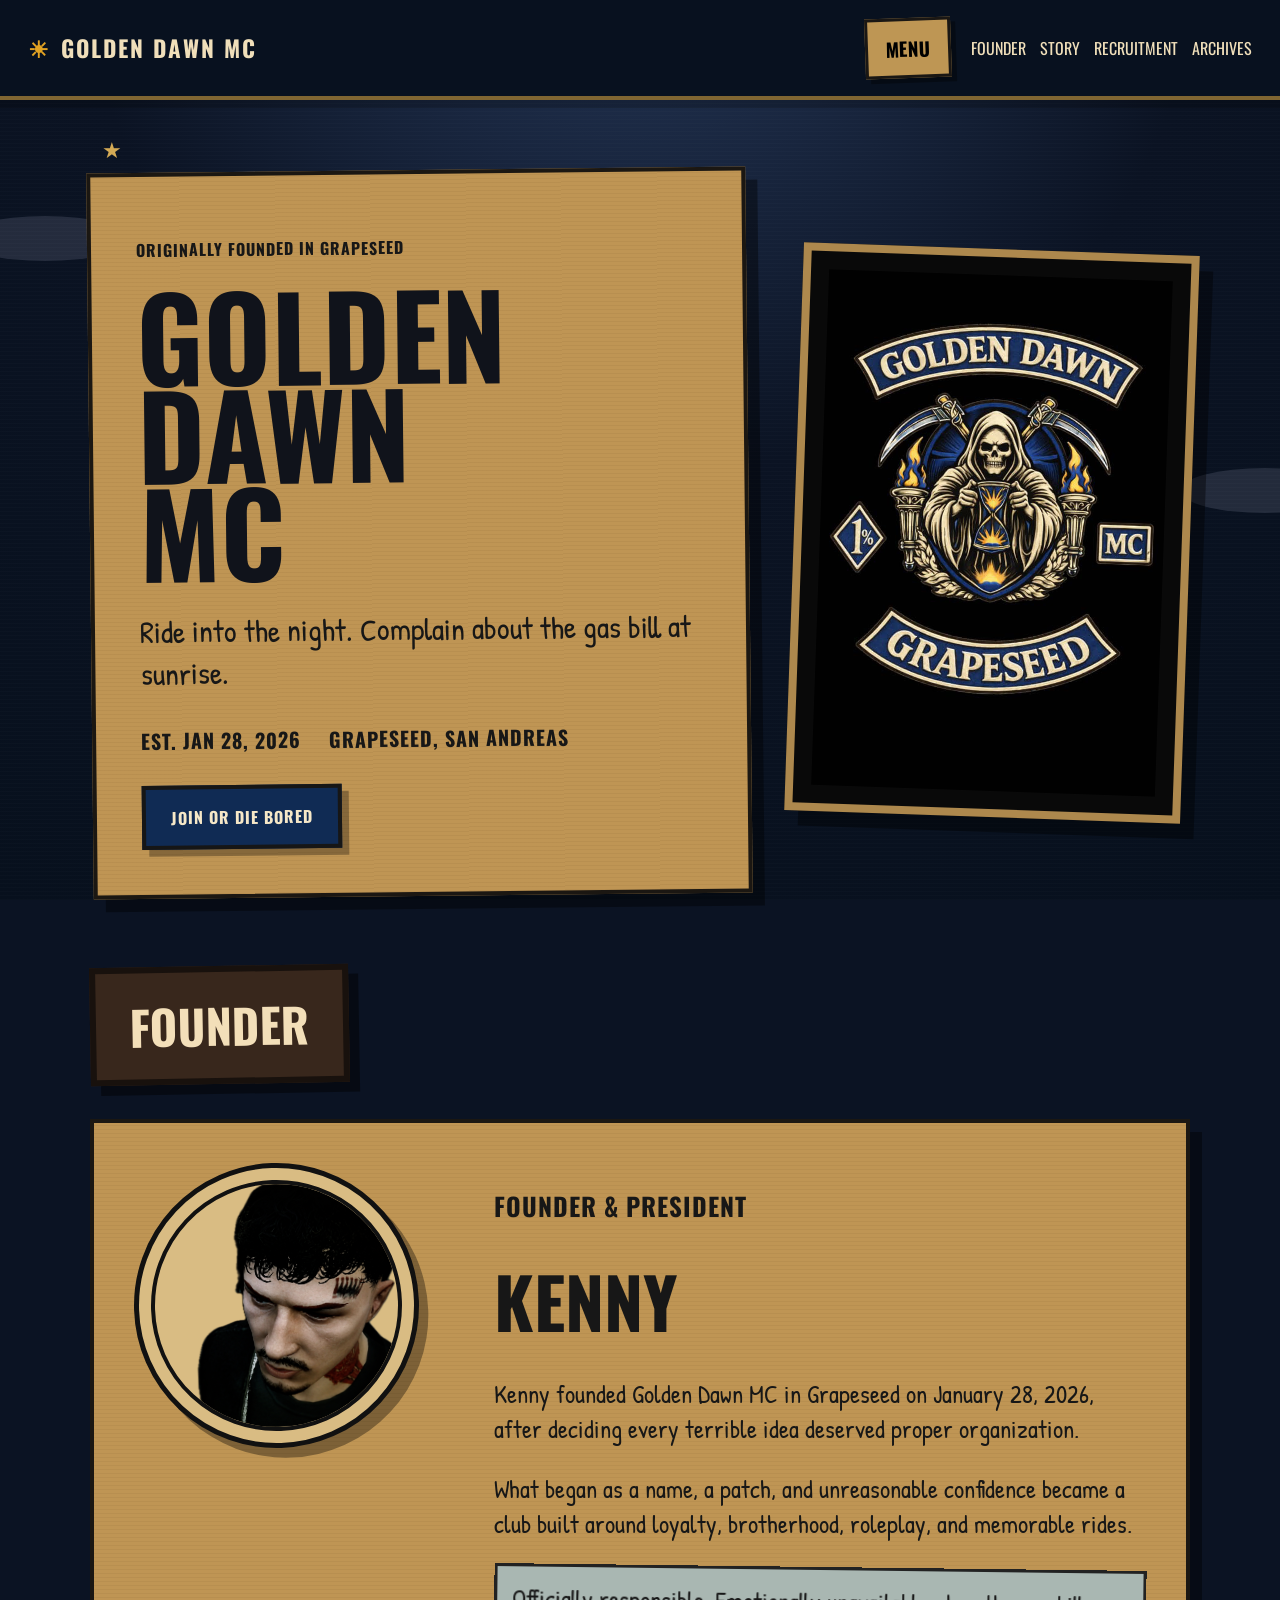
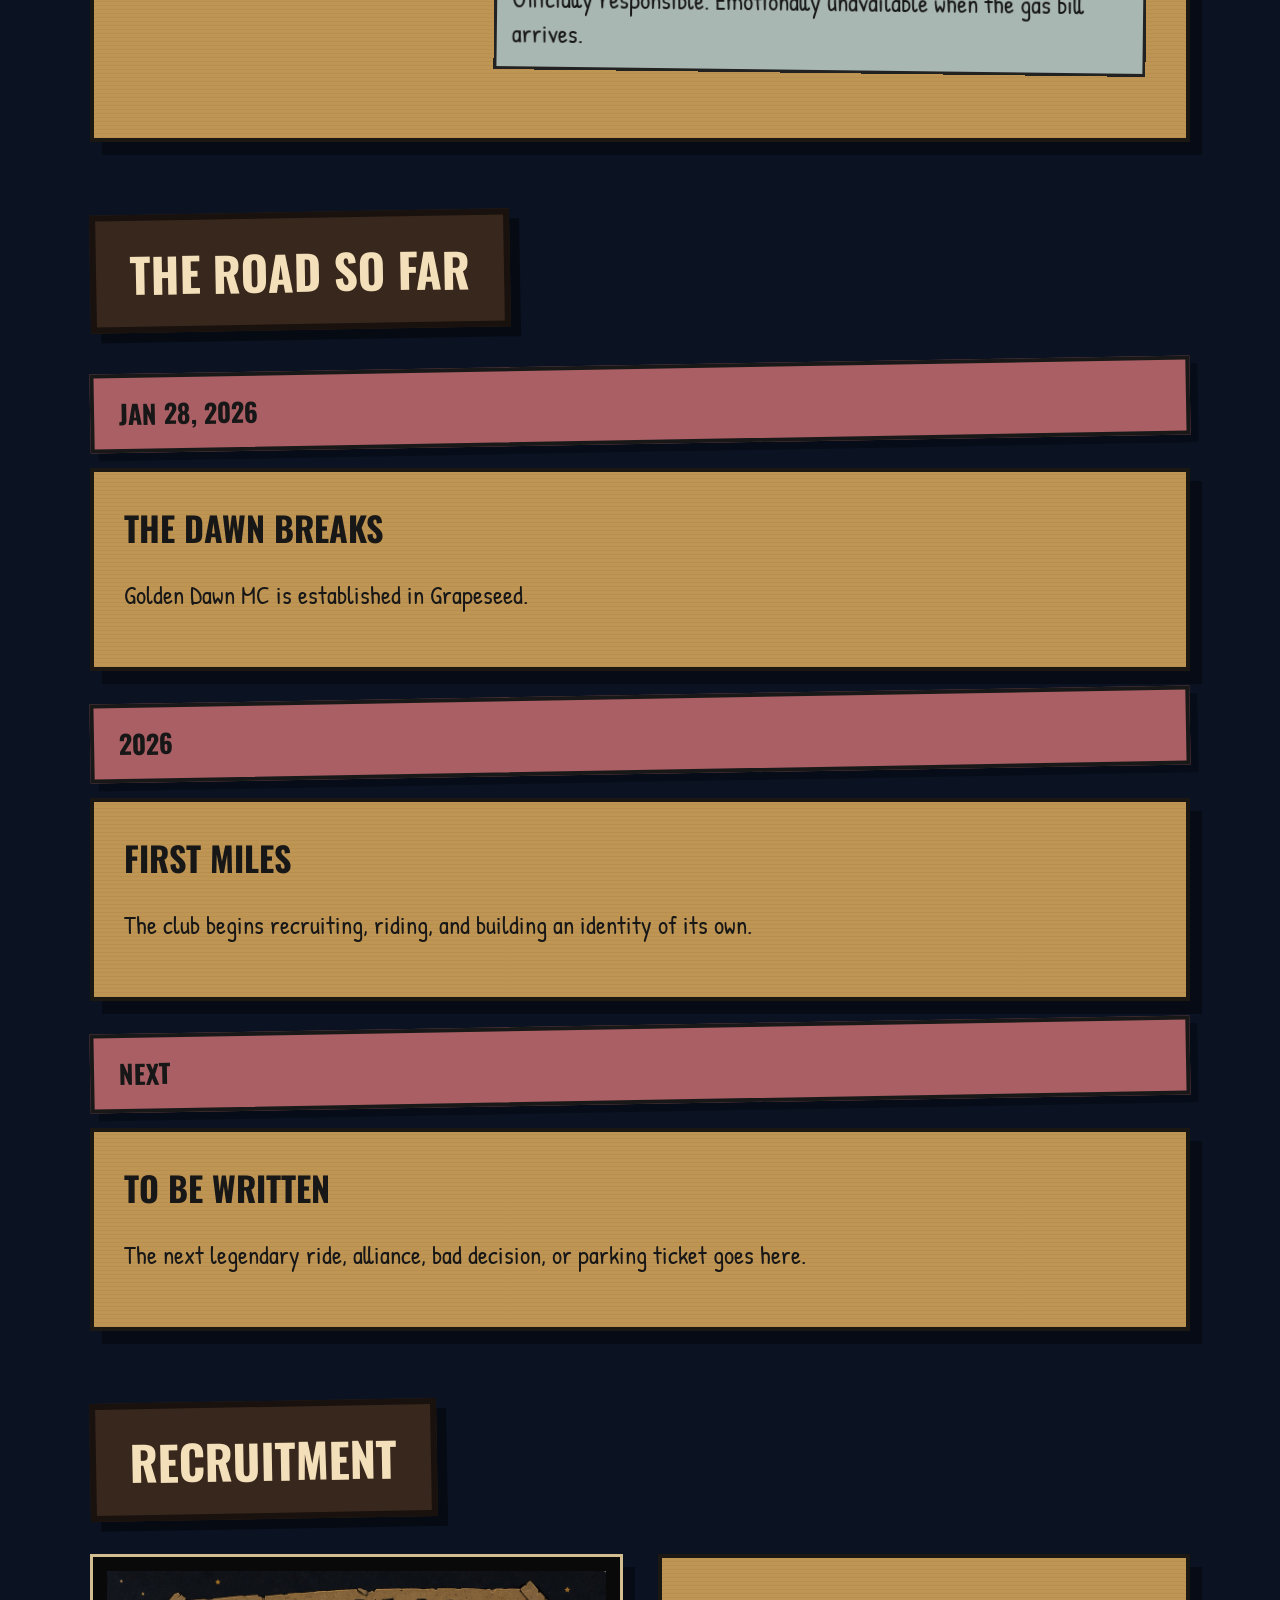
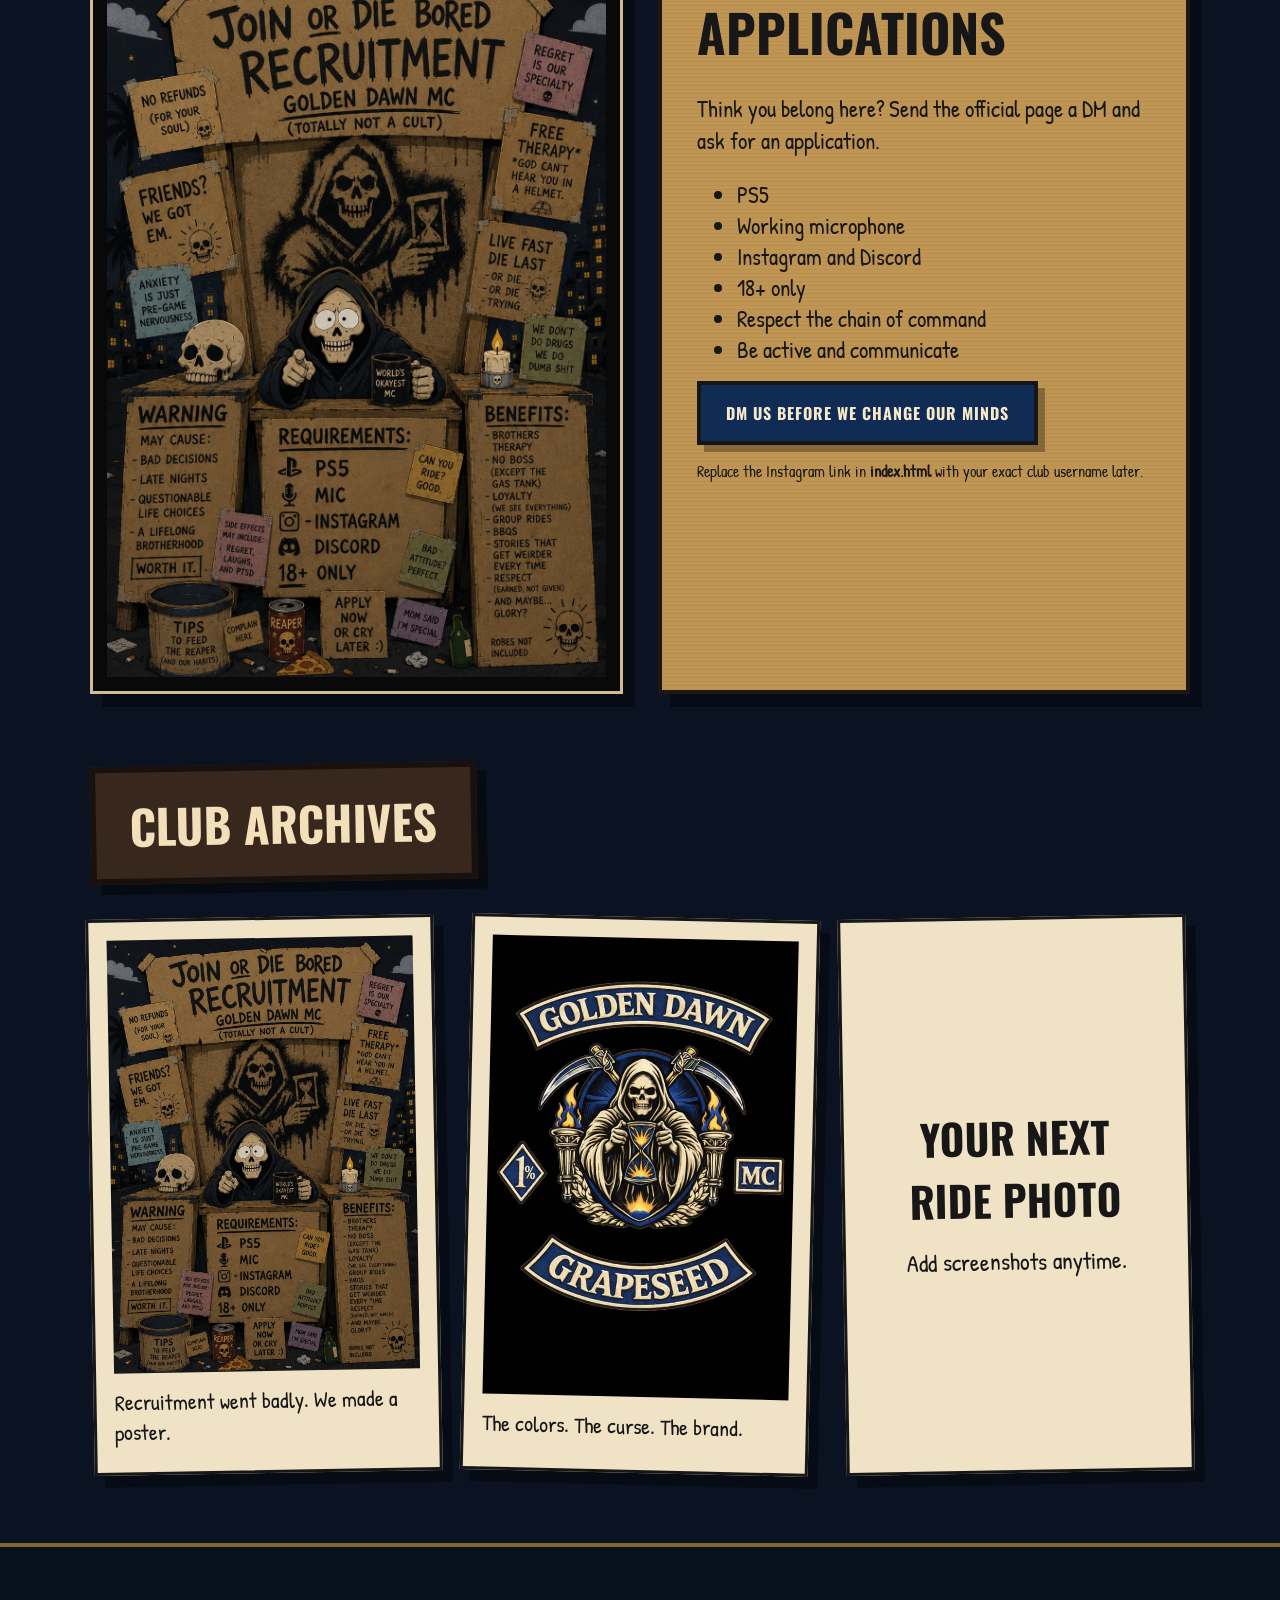
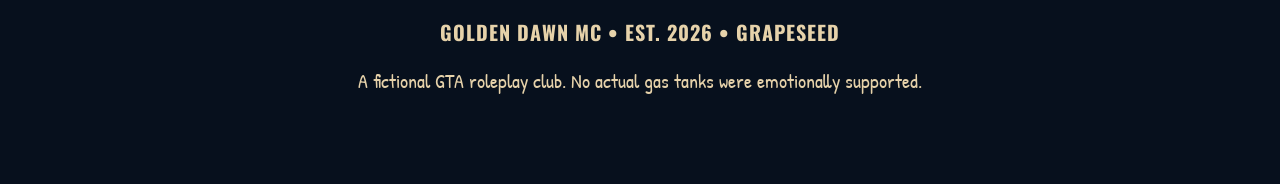
<file: index.html>
<!doctype html>
<html lang="en">
<head>
  <meta charset="utf-8">
  <meta name="viewport" content="width=device-width, initial-scale=1">
  <meta name="theme-color" content="#0b1323">
  <meta name="description" content="Official website of Golden Dawn MC, a fictional GTA roleplay motorcycle club founded in Grapeseed.">
  <title>Golden Dawn MC</title>
  <link rel="preconnect" href="https://fonts.googleapis.com">
  <link rel="preconnect" href="https://fonts.gstatic.com" crossorigin>
  <link href="https://fonts.googleapis.com/css2?family=Oswald:wght@500;600;700&family=Patrick+Hand&display=swap" rel="stylesheet">
  <link rel="stylesheet" href="styles.css">
</head>
<body>
  <div class="sky" aria-hidden="true">
    <span class="star s1">★</span><span class="star s2">★</span><span class="star s3">★</span>
    <span class="cloud c1"></span><span class="cloud c2"></span>
  </div>

  <header class="topbar">
    <a class="brand" href="#home"><span class="sun">☀</span><span>GOLDEN DAWN MC</span></a>
    <button class="menu-btn" id="menuBtn" aria-expanded="false" aria-controls="mainNav">MENU</button>
    <nav id="mainNav" class="nav">
      <a href="#founder">FOUNDER</a>
      <a href="#story">STORY</a>
      <a href="#recruitment">RECRUITMENT</a>
      <a href="#archives">ARCHIVES</a>
    </nav>
  </header>

  <main>
    <section id="home" class="section hero">
      <div class="cardboard hero-card">
        <p class="eyebrow">ORIGINALLY FOUNDED IN GRAPESEED</p>
        <h1>GOLDEN DAWN<br>MC</h1>
        <p class="tagline">Ride into the night. Complain about the gas bill at sunrise.</p>
        <div class="facts">
          <span>EST. JAN 28, 2026</span>
          <span>GRAPESEED, SAN ANDREAS</span>
        </div>
        <a class="paper-button" href="#recruitment">JOIN OR DIE BORED</a>
      </div>

      <figure class="patch-frame">
        <img src="golden-dawn-patch.jpg" alt="Golden Dawn Motorcycle Club patch">
      </figure>
    </section>

    <section id="founder" class="section">
      <div class="section-label">FOUNDER</div>
      <article class="founder-card cardboard">
        <div class="founder-photo-frame">
          <img src="kenny-founder.jpg.png" alt="Kenny, founder and president of Golden Dawn MC">
        </div>
        <div class="founder-copy">
          <p class="tiny-label">FOUNDER & PRESIDENT</p>
          <h2>KENNY</h2>
          <p>Kenny founded Golden Dawn MC in Grapeseed on January 28, 2026, after deciding every terrible idea deserved proper organization.</p>
          <p>What began as a name, a patch, and unreasonable confidence became a club built around loyalty, brotherhood, roleplay, and memorable rides.</p>
          <p class="quote">Officially responsible. Emotionally unavailable when the gas bill arrives.</p>
        </div>
      </article>
    </section>

    <section id="story" class="section">
      <div class="section-label">THE ROAD SO FAR</div>
      <div class="timeline">
        <div class="date-strip">JAN 28, 2026</div>
        <article class="story-card">
          <h3>THE DAWN BREAKS</h3>
          <p>Golden Dawn MC is established in Grapeseed.</p>
        </article>

        <div class="date-strip">2026</div>
        <article class="story-card">
          <h3>FIRST MILES</h3>
          <p>The club begins recruiting, riding, and building an identity of its own.</p>
        </article>

        <div class="date-strip">NEXT</div>
        <article class="story-card">
          <h3>TO BE WRITTEN</h3>
          <p>The next legendary ride, alliance, bad decision, or parking ticket goes here.</p>
        </article>
      </div>
    </section>

    <section id="recruitment" class="section">
      <div class="section-label">RECRUITMENT</div>
      <div class="recruit-grid">
        <figure class="poster-frame">
          <img src="recruitment-poster.jpg" alt="Golden Dawn MC recruitment poster">
        </figure>
        <article class="requirements cardboard">
          <h2>APPLICATIONS</h2>
          <p>Think you belong here? Send the official page a DM and ask for an application.</p>
          <ul>
            <li>PS5</li>
            <li>Working microphone</li>
            <li>Instagram and Discord</li>
            <li>18+ only</li>
            <li>Respect the chain of command</li>
            <li>Be active and communicate</li>
          </ul>
          <a class="paper-button" href="https://www.instagram.com/" target="_blank" rel="noopener">DM US BEFORE WE CHANGE OUR MINDS</a>
          <p class="small-note">Replace the Instagram link in <strong>index.html</strong> with your exact club username later.</p>
        </article>
      </div>
    </section>

    <section id="archives" class="section">
      <div class="section-label">CLUB ARCHIVES</div>
      <div class="archive-grid">
        <figure class="polaroid">
          <img src="recruitment-poster.jpg" alt="Recruitment poster">
          <figcaption>Recruitment went badly. We made a poster.</figcaption>
        </figure>
        <figure class="polaroid">
          <img src="golden-dawn-patch.jpg" alt="Golden Dawn patch">
          <figcaption>The colors. The curse. The brand.</figcaption>
        </figure>
        <div class="polaroid placeholder">
          <strong>YOUR NEXT<br>RIDE PHOTO</strong>
          <span>Add screenshots anytime.</span>
        </div>
      </div>
    </section>
  </main>

  <footer>
    <strong>GOLDEN DAWN MC • EST. 2026 • GRAPESEED</strong>
    <p>A fictional GTA roleplay club. No actual gas tanks were emotionally supported.</p>
  </footer>

  <script src="script.js"></script>
</body>
</html>
</file>
<file: styles.css>
*{box-sizing:border-box}html{scroll-behavior:smooth}body{margin:0;background:#0b1323;color:#171717;font-family:"Patrick Hand",cursive;overflow-x:hidden}.sky{position:fixed;inset:0;z-index:-2;background:radial-gradient(circle at 50% -10%,#253758 0,#0b1323 48%,#07101d 100%)}.sky:after{content:"";position:absolute;inset:0;background:repeating-linear-gradient(0deg,rgba(255,255,255,.015) 0 1px,transparent 1px 4px)}.star{position:absolute;color:#d4aa55;font-size:22px}.s1{top:15%;left:8%}.s2{top:30%;right:12%}.s3{top:60%;left:74%}.cloud{position:absolute;width:170px;height:45px;background:#a5aec0;border-radius:50%;opacity:.17}.c1{top:24%;left:-40px}.c2{top:52%;right:-70px}.topbar{position:sticky;top:0;z-index:20;display:flex;align-items:center;gap:20px;padding:18px 28px;background:#08111f;border-bottom:4px solid #806632;box-shadow:0 8px 0 rgba(0,0,0,.2)}.brand{color:#f0dfba;text-decoration:none;font-family:Oswald,sans-serif;font-weight:700;letter-spacing:2px;font-size:23px}.sun{color:#e2a323;margin-right:10px}.menu-btn{margin-left:auto;background:#be9654;border:3px solid #1a1714;padding:13px 18px;font-family:Oswald,sans-serif;font-weight:700;font-size:19px;transform:rotate(-2deg);box-shadow:5px 5px 0 rgba(0,0,0,.35)}.nav{display:flex;gap:14px}.nav a{color:#f0dfba;text-decoration:none;font-family:Oswald,sans-serif}.section{width:min(1100px,92%);margin:70px auto}.hero{display:grid;grid-template-columns:1.25fr .75fr;gap:45px;align-items:center}.cardboard,.story-card,.requirements{background:#bf9554;background-image:repeating-linear-gradient(0deg,rgba(73,45,13,.06) 0 1px,transparent 1px 4px);border:4px solid #1b1712;box-shadow:12px 13px 0 rgba(0,0,0,.4)}.hero-card{padding:45px;transform:rotate(-.6deg)}.eyebrow,.facts,.tiny-label{font-family:Oswald,sans-serif;font-weight:700;letter-spacing:1px}.hero h1{font-family:Oswald,sans-serif;font-size:clamp(64px,9vw,125px);line-height:.85;margin:25px 0;color:#10131b}.tagline{font-size:31px;line-height:1.35}.facts{display:flex;flex-wrap:wrap;gap:28px;font-size:20px;margin:30px 0}.paper-button{display:inline-block;background:#102b54;color:#f6e8c8;text-decoration:none;padding:16px 25px;border:4px solid #161616;box-shadow:7px 7px 0 rgba(0,0,0,.3);font-family:Oswald,sans-serif;font-weight:700;letter-spacing:1px}.patch-frame{margin:0;padding:18px;background:#090909;border:8px solid #ad884d;transform:rotate(2deg);box-shadow:14px 15px 0 rgba(0,0,0,.4)}.patch-frame img,.poster-frame img,.polaroid img{width:100%;display:block}.section-label{display:inline-block;background:#38271c;color:#f3dfb9;padding:18px 34px;margin-bottom:35px;border:6px solid #18110d;box-shadow:10px 10px 0 rgba(0,0,0,.45);font-family:Oswald,sans-serif;font-size:47px;font-weight:700;transform:rotate(-1deg)}.founder-card{display:grid;grid-template-columns:320px 1fr;gap:40px;padding:40px}.founder-photo-frame{width:285px;height:285px;border-radius:50%;padding:12px;background:#d9bc83;border:5px solid #111;box-shadow:9px 10px 0 rgba(0,0,0,.35);transform:rotate(-2deg)}.founder-photo-frame img{width:100%;height:100%;object-fit:cover;border-radius:50%;border:4px solid #111}.founder-copy h2{font-family:Oswald,sans-serif;font-size:70px;margin:0}.founder-copy p{font-size:25px;line-height:1.4}.quote{padding:15px;background:#a9b7b2;border:3px solid #222;transform:rotate(.7deg)}.timeline{display:grid;gap:24px}.date-strip{background:#a95f64;border:4px solid #181818;padding:16px 25px;font:700 26px Oswald,sans-serif;box-shadow:8px 8px 0 rgba(0,0,0,.3);transform:rotate(-1deg)}.story-card{padding:30px}.story-card h3{font-family:Oswald,sans-serif;font-size:34px;margin:0 0 10px}.story-card p{font-size:25px}.recruit-grid{display:grid;grid-template-columns:1fr 1fr;gap:35px}.poster-frame{margin:0;background:#090909;padding:14px;border:3px solid #d2bd91;box-shadow:12px 13px 0 rgba(0,0,0,.4)}.requirements{padding:35px}.requirements h2{font-family:Oswald,sans-serif;font-size:52px;margin:0}.requirements p,.requirements li{font-size:23px;line-height:1.35}.small-note{font-size:16px!important}.archive-grid{display:grid;grid-template-columns:repeat(3,1fr);gap:28px}.polaroid{margin:0;background:#efe2c5;padding:18px 18px 25px;border:3px solid #171717;box-shadow:10px 12px 0 rgba(0,0,0,.4);transform:rotate(-1deg)}.polaroid:nth-child(2){transform:rotate(1.3deg)}.polaroid figcaption{font-size:22px;margin-top:14px}.placeholder{min-height:380px;display:flex;flex-direction:column;align-items:center;justify-content:center;text-align:center}.placeholder strong{font:700 42px Oswald,sans-serif}.placeholder span{font-size:24px;margin-top:15px}footer{text-align:center;color:#e6d2aa;padding:70px 20px;border-top:4px solid #806632;background:#07101d;font-size:20px}footer strong{font-family:Oswald,sans-serif;letter-spacing:1px}@media(max-width:800px){.nav{display:none;position:absolute;top:84px;right:18px;flex-direction:column;background:#151f2e;padding:18px;border:3px solid #806632}.nav.open{display:flex}.hero,.founder-card,.recruit-grid{grid-template-columns:1fr}.archive-grid{grid-template-columns:1fr}.founder-photo-frame{width:210px;height:210px;margin:auto}.founder-copy{text-align:center}.topbar{padding:15px 18px}.brand{font-size:19px}.section{margin:45px auto}.hero-card{padding:28px}.section-label{font-size:37px}.tagline{font-size:25px}}
</file>
